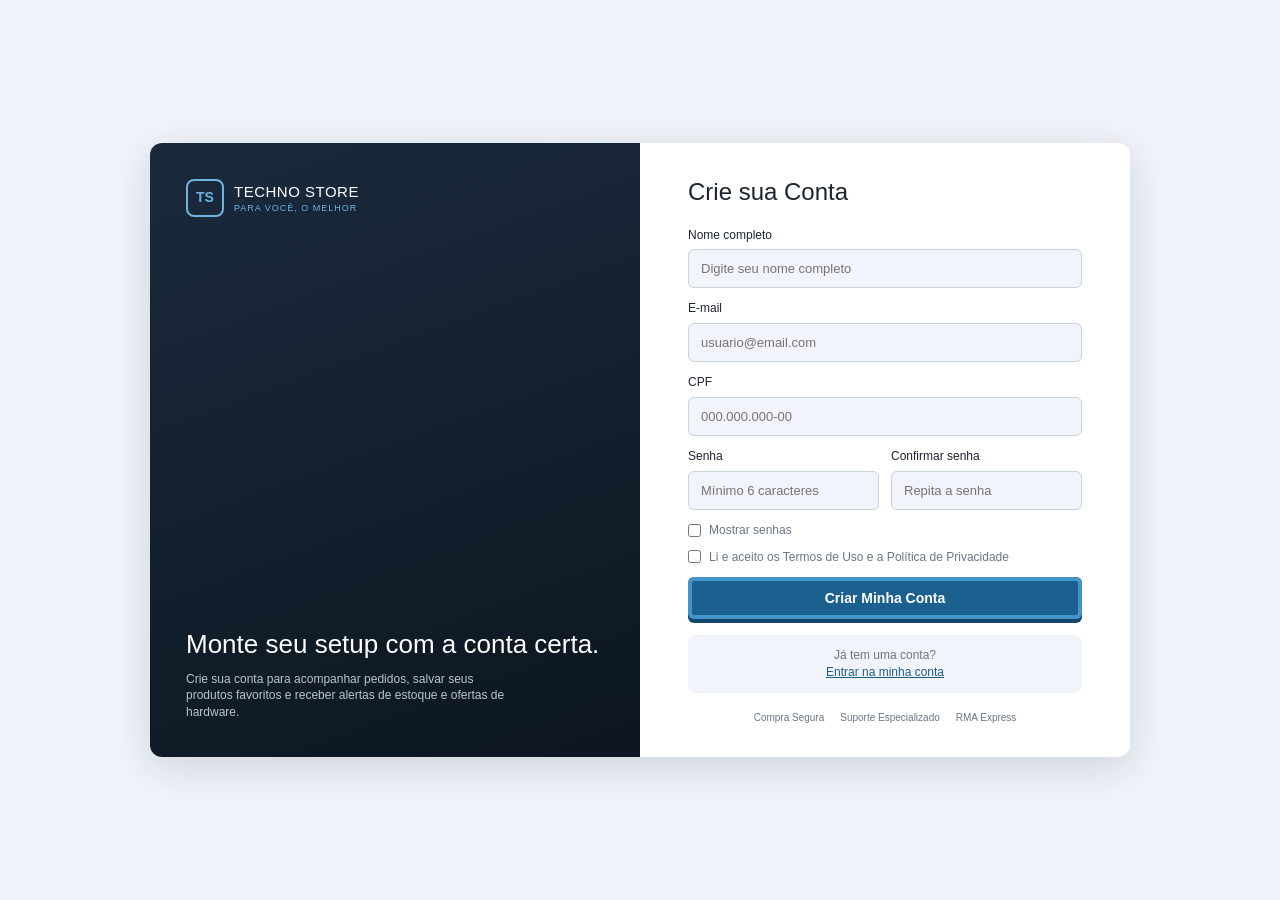
<file: cadastro.html>
<!DOCTYPE html>
<html lang="pt-BR">
<head>
  <meta charset="UTF-8">
  <meta name="viewport" content="width=device-width, initial-scale=1">
  <title>Cadastro - Techno Store</title>
  <link rel="stylesheet" href="style.css">
</head>
<body class="pagina-login pagina-cadastro">
  <div class="login-caixa">
    <section class="login-lado">
      <a class="logo" href="index.html">
        <span class="logo-icone">TS</span>
        <span>
          <strong>TECHNO STORE</strong>
          <small>PARA VOCÊ, O MELHOR</small>
        </span>
      </a>
      <div>
        <h2>Monte seu setup com a conta certa.</h2>
        <p>Crie sua conta para acompanhar pedidos, salvar seus produtos favoritos e receber alertas de estoque e ofertas de hardware.</p>
      </div>
    </section>

    <section class="login-form">
      <h1>Crie sua Conta</h1>
      <form id="form-cadastro" novalidate>
        <div class="campo">
          <div class="campo-topo"><label for="nome">Nome completo</label></div>
          <input type="text" id="nome" placeholder="Digite seu nome completo" autocomplete="name">
        </div>
        <div class="campo">
          <div class="campo-topo"><label for="email">E-mail</label></div>
          <input type="email" id="email" placeholder="usuario@email.com" autocomplete="email">
        </div>
        <div class="campo">
          <div class="campo-topo"><label for="cpf">CPF</label></div>
          <input type="text" id="cpf" placeholder="000.000.000-00" maxlength="14" inputmode="numeric">
        </div>
        <div class="campo-duplo">
          <div class="campo">
            <div class="campo-topo"><label for="senha">Senha</label></div>
            <input type="password" id="senha" placeholder="Mínimo 6 caracteres" autocomplete="new-password">
          </div>
          <div class="campo">
            <div class="campo-topo"><label for="confirmar-senha">Confirmar senha</label></div>
            <input type="password" id="confirmar-senha" placeholder="Repita a senha" autocomplete="new-password">
          </div>
        </div>
        <label class="lembrar">
          <input type="checkbox" id="mostrar-senhas">
          Mostrar senhas
        </label>
        <label class="lembrar">
          <input type="checkbox" id="termos">
          Li e aceito os Termos de Uso e a Política de Privacidade
        </label>
        <p class="mensagem-erro" id="erro-cadastro"></p>
        <button type="submit" class="botao botao-azul">Criar Minha Conta</button>
      </form>

      <div class="cadastro">
        Já tem uma conta?
        <a href="login.html">Entrar na minha conta</a>
      </div>

      <div class="login-garantias">
        <span>Compra Segura</span>
        <span>Suporte Especializado</span>
        <span>RMA Express</span>
      </div>
    </section>
  </div>
  <div class="aviso" id="aviso"></div>
</body>
<script src="script.js"></script>
</html>
</file>
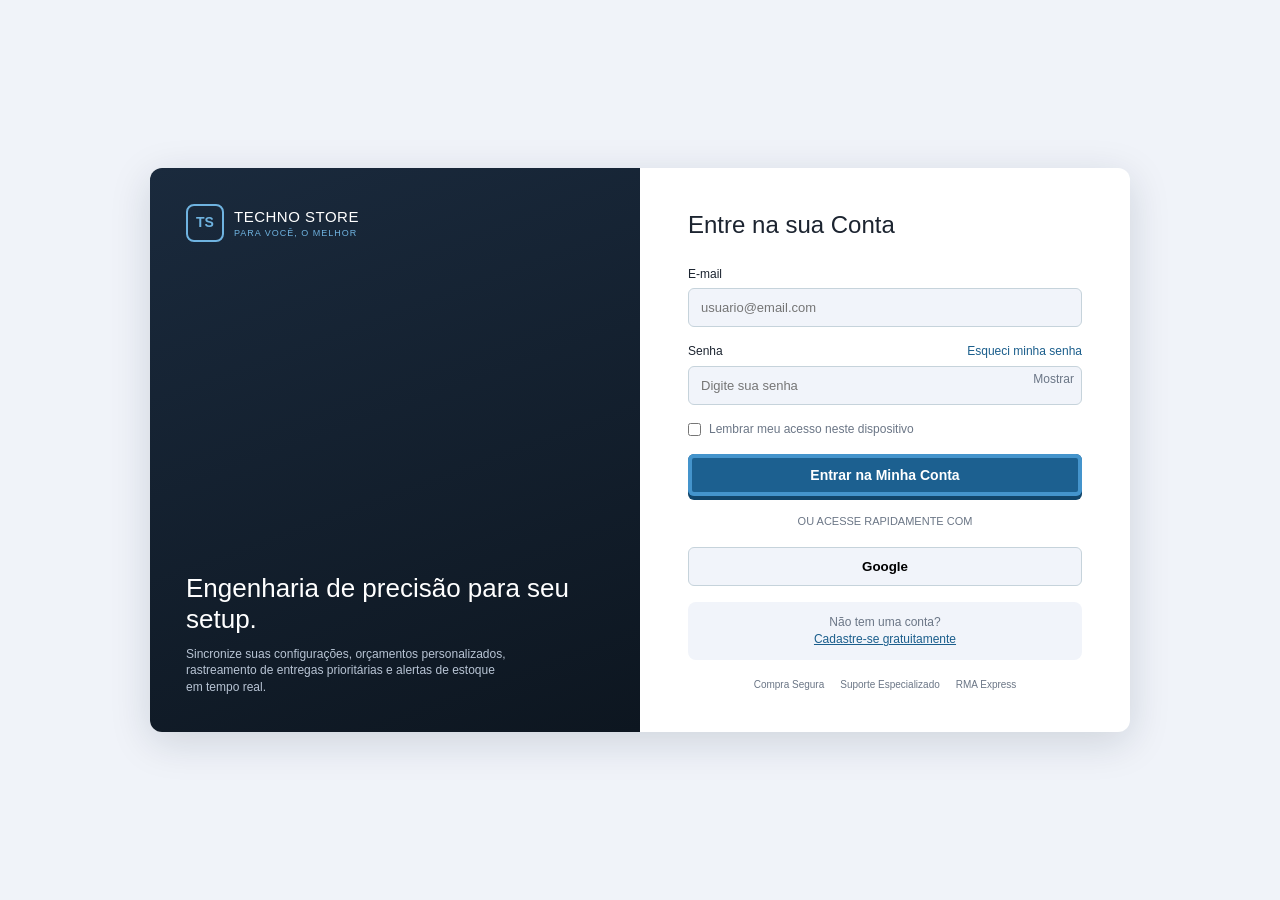
<file: login.html>
<!DOCTYPE html>
<html lang="pt-BR">
<head>
  <meta charset="UTF-8">
  <meta name="viewport" content="width=device-width, initial-scale=1">
  <title>Entrar - Techno Store</title>
  <link rel="stylesheet" href="style.css">
</head>
<body class="pagina-login">
  <div class="login-caixa">
    <section class="login-lado">
      <a class="logo" href="index.html">
        <span class="logo-icone">TS</span>
        <span>
          <strong>TECHNO STORE</strong>
          <small>PARA VOCÊ, O MELHOR</small>
        </span>
      </a>
      <div>
        <h2>Engenharia de precisão para seu setup.</h2>
        <p>Sincronize suas configurações, orçamentos personalizados, rastreamento de entregas prioritárias e alertas de estoque em tempo real.</p>
      </div>
    </section>

    <section class="login-form">
      <h1>Entre na sua Conta</h1>
      <form id="form-login">
        <div class="campo">
          <div class="campo-topo"><label for="email">E-mail</label></div>
          <input type="email" id="email" placeholder="usuario@email.com">
        </div>
        <div class="campo">
          <div class="campo-topo">
            <label for="senha">Senha</label>
            <a href="#">Esqueci minha senha</a>
          </div>
          <div class="campo-senha">
            <input type="password" id="senha" placeholder="Digite sua senha">
            <button type="button" id="mostrar-senha">Mostrar</button>
          </div>
        </div>
        <label class="lembrar">
          <input type="checkbox">
          Lembrar meu acesso neste dispositivo
        </label>
        <p class="mensagem-erro" id="erro-login"></p>
        <button type="submit" class="botao botao-azul">Entrar na Minha Conta</button>
      </form>

      <p class="divisor">OU ACESSE RAPIDAMENTE COM</p>
      <button type="button" class="botao-google">Google</button>

      <div class="cadastro">
        Não tem uma conta?
        <a href="cadastro.html">Cadastre-se gratuitamente</a>
      </div>

      <div class="login-garantias">
        <span>Compra Segura</span>
        <span>Suporte Especializado</span>
        <span>RMA Express</span>
      </div>
    </section>
  </div>
</body>
<script src="script.js"></script>
</html>
</file>
<file: style.css>
* {
  box-sizing: border-box;
  margin: 0;
  padding: 0;
  font-weight: 500;
}

:root {
  --azul: #1b5e8c;
  --azul-escuro: #0f2236;
  --label: #F1F4FA;
  --borderLabel: #C6D3DB;
  --branco: #ffffff;
  --texto: #1c2430;
  --cinza: #6b7686;
  --verde: #1a8f4a;
  --vermelho: #d32f2f;
  --btn: #1C6090;
  --btnStroke: #4494CC;
  --btnShadow: #12466B;
  --btnHighlighted: #2778b2;
  --btnPay: #2A2D2B;
  --btnPayStroke: #515758;
  --btnPayShadow: #1D1D22;
  --btnPayHighlighted: #404444;
  --btnCart: #D4DBE9;
  --btnCartStroke: #EFF3FB;
  --btnCartShadow: #B4BDCF;
  --btnCartHighlighted: #e6e9ef;
}

body {
  font-family: "Segoe UI", Arial, sans-serif;
  background: var(--label);
  color: var(--texto);
  font-size: 14px;
  line-height: 1.4;
}

a {
  color: inherit;
  text-decoration: none;
}

button {
  font-family: inherit;
  cursor: pointer;
}

input,
select {
  font-family: inherit;
  font-size: 13px;
}

ul {
  list-style: none;
}

.container {
  width: 100%;
  max-width: 1200px;
  margin: 0 auto;
  padding: 0 24px;
}

.botao {
  display: inline-block;
  border: none;
  border-radius: 6px;
  padding: 12px 20px;
  font-weight: 600;
  font-size: 14px;
  text-align: center;
}

.botao-azul {
  background: var(--btn);
  color: var(--branco);
  box-shadow: inset
    0 0 0 4px var(--btnStroke),
    0 4px 0 var(--btnShadow);
}

.botao-escuro {
  background: var(--btnPay);
  color: var(--branco);
  box-shadow: inset
    0 0 0 4px var(--btnPayStroke),
    0 4px 0 var(--btnPayShadow);
}

.botao-azul:hover{
  background-color: var(--btnHighlighted);
}

.botao-escuro:hover{
  background-color: var(--btnPayHighlighted);
}

.botao-azul:active {
  background-color: #21547b;
  box-shadow: inset
    0 0 0 4px var(--btnStroke);
  transform: translateY(4px);
}

.botao-escuro:active {
  background-color: #313134;
  box-shadow: inset
    0 0 0 4px var(--btnPayStroke);
  transform: translateY(4px);
}

.selo {
  display: inline-block;
  border-radius: 4px;
  padding: 2px 6px;
  font-size: 10px;
  font-weight: 700;
  color: var(--branco);
}

.selo-vermelho {
  background: var(--vermelho);
}

.selo-verde {
  background: var(--verde);
}

.topo {
  background: var(--branco);
  border-bottom: 1px solid var(--borderLabel);
}

.topo-linha {
  display: flex;
  align-items: center;
  justify-content: space-between;
  gap: 24px;
  padding-top: 16px;
  padding-bottom: 12px;
}

.logo {
  display: flex;
  align-items: center;
  gap: 10px;
}

.logo-icone {
  display: flex;
  align-items: center;
  justify-content: center;
  width: 38px;
  height: 38px;
  border: 2px solid var(--azul);
  border-radius: 8px;
  color: var(--azul);
  font-weight: 800;
  font-size: 14px;
}

.logo strong {
  display: block;
  font-size: 15px;
  letter-spacing: 0.5px;
}

.logo small {
  display: block;
  font-size: 9px;
  color: var(--azul);
  letter-spacing: 1px;
}

.busca {
  display: flex;
  flex: 1;
  max-width: 560px;
  border: 1px solid var(--borderLabel);
  border-radius: 8px;
  background: var(--label);
  overflow: hidden;
}

.busca input {
  flex: 1;
  border: none;
  background: transparent;
  padding: 10px 14px;
  outline: none;
}

.busca button {
  border: none;
  background: var(--azul);
  color: var(--branco);
  padding: 0 18px;
  font-weight: 600;
  border-radius: 8px;
}

.topo-acoes {
  display: flex;
  align-items: center;
  gap: 24px;
}

.carrinho {
  display: flex;
  align-items: center;
  gap: 6px;
  color: var(--azul);
  font-weight: 600;
}

.contador {
  display: inline-block;
  min-width: 18px;
  border-radius: 9px;
  background: var(--vermelho);
  color: var(--branco);
  padding: 1px 5px;
  font-size: 11px;
  text-align: center;
}

.usuario {
  display: flex;
  align-items: center;
  gap: 8px;
  font-size: 12px;
  line-height: 1.2;
}

.avatar {
  display: flex;
  align-items: center;
  justify-content: center;
  width: 32px;
  height: 32px;
  border-radius: 50%;
  background: var(--azul);
  color: var(--branco);
  font-weight: 700;
}

.menu {
  display: flex;
  gap: 28px;
  padding-bottom: 12px;
  font-size: 13px;
  font-weight: 500;
}

.menu a:hover {
  color: var(--azul);
}

.menu .oferta {
  margin-left: 4px;
}

.rodape {
  background: #eaeef6;
  margin-top: 48px;
  padding: 40px 0 20px;
}

.rodape-colunas {
  display: grid;
  grid-template-columns: repeat(auto-fit, minmax(220px, 1fr));
  gap: 32px;
}

.rodape h4 {
  margin-bottom: 12px;
  font-size: 14px;
}

.rodape li {
  margin-bottom: 6px;
  font-size: 12px;
  color: var(--cinza);
}

.rodape p {
  font-size: 12px;
  color: var(--cinza);
  margin-bottom: 8px;
}

.caixa-pagamento {
  background: var(--branco);
  border-radius: 8px;
  padding: 12px;
  margin-bottom: 10px;
  font-size: 11px;
}

.caixa-pagamento span {
  display: inline-block;
  background-color: var(--label);
  border: 1px solid var(--borderLabel);
  font-weight: 600;
  border-radius: 4px;
  padding: 2px 8px;
  margin: 4px 4px 0 0;
}

.rodape-final {
  display: flex;
  justify-content: space-between;
  margin-top: 28px;
  font-size: 11px;
  color: var(--cinza);
}

.rodape-final span + span {
  margin-left: 14px;
}

.pagina-login {
  display: flex;
  align-items: center;
  justify-content: center;
  min-height: 100vh;
  padding: 24px;
  background: #f0f3f9;
}

.login-caixa {
  display: grid;
  grid-template-columns: 1fr 1fr;
  width: 100%;
  max-width: 980px;
  min-height: 520px;
  border-radius: 12px;
  overflow: hidden;
  background: var(--branco);
  box-shadow: 0 10px 40px rgba(15, 34, 54, 0.15);
}

.login-lado {
  display: flex;
  flex-direction: column;
  justify-content: space-between;
  padding: 36px;
  background: linear-gradient(160deg, #1a2a3d, #0d1620);
  color: var(--branco);
}

.login-lado .logo-icone {
  border-color: #6fb3e0;
  color: #6fb3e0;
}

.login-lado .logo small {
  color: #6fb3e0;
}

.login-lado h2 {
  font-size: 26px;
  line-height: 1.2;
  margin-bottom: 10px;
}

.login-lado p {
  font-size: 12px;
  color: #b8c4d4;
  max-width: 320px;
}

.login-form {
  display: flex;
  flex-direction: column;
  justify-content: center;
  padding: 40px 48px;
}

.login-form h1 {
  font-size: 24px;
  margin-bottom: 24px;
}

.campo {
  margin-bottom: 16px;
}

.campo-topo {
  display: flex;
  justify-content: space-between;
  margin-bottom: 6px;
  font-size: 12px;
  font-weight: 600;
}

.campo-topo a {
  color: var(--azul);
  font-weight: 400;
}

.campo input[type="email"],
.campo input[type="password"],
.campo input[type="text"] {
  width: 100%;
  border: 1px solid var(--borderLabel);
  border-radius: 6px;
  background: var(--label);
  padding: 11px 12px;
}

.campo-senha {
  position: relative;
}

.campo-senha button {
  position: absolute;
  right: 8px;
  top: 6px;
  border: none;
  background: transparent;
  color: var(--cinza);
  font-size: 12px;
}

.lembrar {
  display: flex;
  align-items: center;
  gap: 8px;
  margin-bottom: 16px;
  font-size: 12px;
  color: var(--cinza);
}

.login-form .botao {
  width: 100%;
  padding: 13px;
}

.divisor {
  margin: 18px 0;
  text-align: center;
  font-size: 11px;
  color: var(--cinza);
}

.botao-google {
  width: 100%;
  border: 1px solid var(--borderLabel);
  border-radius: 6px;
  background: var(--label);
  padding: 11px;
  font-weight: 600;
}

.cadastro {
  margin-top: 16px;
  border-radius: 8px;
  background: var(--label);
  padding: 12px;
  text-align: center;
  font-size: 12px;
  color: var(--cinza);
}

.cadastro a {
  display: block;
  color: var(--azul);
  text-decoration: underline;
}

.login-garantias {
  display: flex;
  justify-content: center;
  gap: 16px;
  margin-top: 18px;
  font-size: 10px;
  color: var(--cinza);
}

.mensagem-erro {
  margin-bottom: 12px;
  color: var(--vermelho);
  font-size: 12px;
}

.destaque {
  background: linear-gradient(120deg, #0a1b2e, #0f3a5a);
  color: var(--branco);
}

.destaque-conteudo {
  display: grid;
  grid-template-columns: 1.2fr 1fr;
  align-items: center;
  gap: 40px;
  padding-top: 56px;
  padding-bottom: 56px;
}

.destaque h1 {
  font-size: 34px;
  line-height: 1.15;
  margin-bottom: 14px;
}

.destaque p {
  color: #b8c9dc;
  font-size: 13px;
  max-width: 520px;
  margin-bottom: 20px;
}

.destaque-botoes {
  display: flex;
  gap: 12px;
  margin-bottom: 22px;
}

.botao-contorno {
  background-color: var(--btnPay);
  color: var(--branco);
  box-shadow: inset
    0 0 0 4px var(--btnPayStroke),
    0 4px 0 var(--btnPayShadow);
}

.botao-contorno:hover{
  background-color: var(--btnPayHighlighted);
}

.destaque-numeros {
  display: flex;
  gap: 32px;
}

.destaque-numeros strong {
  display: block;
  font-size: 16px;
  color: #6fb3e0;
}

.destaque-numeros span {
  font-size: 11px;
  color: #8fa5bb;
}

.destaque-cartao {
  border-radius: 10px;
  background: #1a3350;
  padding: 14px;
}

.destaque-cartao .imagem {
  height: 190px;
  margin-bottom: 12px;
}

.destaque-cartao div.linha {
  display: flex;
  justify-content: space-between;
  align-items: center;
  font-size: 13px;
}

.destaque-cartao strong.preco {
  color: #6fe3a0;
}

.imagem {
  display: flex;
  align-items: center;
  justify-content: center;
  border-radius: 8px;
  background: linear-gradient(135deg, #dde4ee, #f3f5f9);
  color: var(--cinza);
  font-size: 12px;
  font-weight: 600;
  text-align: center;
  overflow: hidden;
}



.secao {
  padding-top: 40px;
}

.secao-topo {
  display: flex;
  align-items: flex-end;
  justify-content: space-between;
  margin-bottom: 20px;
}

.secao h2 {
  font-size: 22px;
}

.secao-topo a {
  color: var(--azul);
  font-size: 12px;
}

.categorias {
  display: grid;
  grid-template-columns: repeat(auto-fit, minmax(170px, 1fr));
  gap: 16px;
}

.categoria {
  border-radius: 10px;
  background: var(--branco);
  padding: 10px;
  box-shadow: 0 2px 8px rgba(15, 34, 54, 0.06);
}

.categoria .imagem {
  height: 130px;
  margin-bottom: 10px;
}

.categoria strong {
  display: block;
  font-size: 13px;
}

.categoria span {
  font-size: 11px;
  color: var(--cinza);
}

.faixa-ofertas {
  background: #eaeef6;
  margin-top: 40px;
  padding-bottom: 40px;
}

.ofertas-topo {
  display: flex;
  align-items: flex-end;
  justify-content: space-between;
}

.cronometro {
  font-size: 12px;
  color: var(--cinza);
}

.cronometro strong {
  background: var(--branco);
  border-radius: 4px;
  padding: 4px 8px;
  color: var(--texto);
}

.grade-produtos {
  display: grid;
  grid-template-columns: repeat(auto-fit, minmax(220px, 1fr));
  gap: 16px;
}

.card {
  position: relative;
  display: flex;
  flex-direction: column;
  border-radius: 10px;
  background: var(--branco);
  padding: 12px;
  box-shadow: 0 2px 8px rgba(15, 34, 54, 0.06);
}

.card-selos {
  display: flex;
  gap: 4px;
  margin-bottom: 8px;
}

.card .imagem {
  height: 150px;
  margin-bottom: 10px;
}

.card .favorito {
  position: absolute;
  top: 10px;
  right: 10px;
  border: none;
  background: transparent;
  font-size: 12px;
  color: var(--cinza);
}

.card .favorito.ativo {
  color: var(--vermelho);
  font-weight: 700;
}

.estrelas {
  color: #f5a300;
  font-size: 12px;
}

.estrelas span {
  color: var(--cinza);
  font-size: 10px;
}

.card h3 {
  font-size: 13px;
  margin: 4px 0;
  min-height: 36px;
}

.etiquetas {
  display: flex;
  gap: 4px;
  margin-bottom: 8px;
}

.etiquetas span {
  background: var(--label);
  box-shadow: inset 0 0 0 1px var(--borderLabel);
  border-radius: 3px;
  padding: 1px 6px;
  font-size: 10px;
  font-weight: 600;
  color: var(--cinza);
}

.preco-antigo {
  font-size: 11px;
  color: var(--cinza);
  text-decoration: line-through;
}

.preco-atual {
  font-size: 20px;
  font-weight: 700;
  color: var(--verde);
}

.preco-atual small {
  font-size: 9px;
}

.parcelas {
  font-size: 10px;
  color: var(--cinza);
  margin-bottom: 10px;
}

.estoque-baixo {
  font-size: 10px;
  color: var(--verde);
  margin-bottom: 6px;
}

.card-compra {
  display: flex;
  gap: 6px;
  margin-top: auto;
}

.card-compra .botao {
  flex: 1;
  padding: 9px;
}

.botao-quadrado {
  border-radius: 6px;
  padding: 0 13px;
  font-size: 11px;
  border: none;
  background-color: var(--btnCart);
  box-shadow: inset
    0 0 0 4px var(--btnCartStroke),
    0 4px 0 var(--btnCartShadow);
}

.botao-quadrado:active {
  border-radius: 6px;
  border: none;
  background-color: var(--btnCart);
  box-shadow: inset
    0 0 0 4px var(--btnCartStroke);
  transform: translateY(4px);
}

.botao-quadrado:hover{
  background-color: var(--btnCartHighlighted);
}

.botao-cart {
  background-color: var(--btnCart);
  box-shadow: inset
    0 0 0 4px var(--btnCartStroke),
    0 4px 0 var(--btnCartShadow);
}

.botao-cart:hover{
  background-color: var(--btnCartHighlighted);
}

.botao-cart:active {
  background-color: var(--btnCart);
  box-shadow: inset
    0 0 0 4px var(--btnCartStroke);
  transform: translateY(4px);
}

.vantagens {
  display: grid;
  grid-template-columns: repeat(auto-fit, minmax(220px, 1fr));
  gap: 24px;
  padding-top: 32px;
}

.vantagens strong {
  display: block;
  font-size: 13px;
  margin-bottom: 4px;
}

.vantagens p {
  font-size: 11px;
  color: var(--cinza);
}

.catalogo-titulo {
  display: flex;
  align-items: flex-end;
  justify-content: space-between;
  padding-top: 28px;
  padding-bottom: 20px;
}

.catalogo-titulo h1 {
  font-size: 24px;
}

.catalogo-titulo span {
  font-size: 11px;
  color: var(--cinza);
}

.catalogo {
  display: grid;
  grid-template-columns: 250px 1fr;
  gap: 24px;
  align-items: start;
}

.filtros {
  border-radius: 10px;
  background: var(--branco);
  padding: 16px;
}

.filtros-topo {
  display: flex;
  justify-content: space-between;
  align-items: center;
  margin-bottom: 14px;
  font-weight: 600;
}

.filtros-topo button {
  border: none;
  background: transparent;
  color: var(--cinza);
  font-size: 11px;
}

.grupo {
  margin-bottom: 16px;
  padding-bottom: 12px;
  border-bottom: 1px solid var(--borderLabel);
}

.grupo h4 {
  margin-bottom: 8px;
  font-size: 13px;
}

.grupo label {
  display: flex;
  align-items: center;
  gap: 8px;
  margin-bottom: 6px;
  font-size: 12px;
  color: var(--cinza);
}

.preco-faixa {
  display: flex;
  align-items: center;
  gap: 8px;
}

.preco-faixa input {
  width: 100%;
  border: 1px solid var(--borderLabel);
  border-radius: 4px;
  padding: 6px;
}

.filtros .botao {
  width: 100%;
}

.barra-ordem {
  display: flex;
  align-items: center;
  justify-content: space-between;
  margin-bottom: 16px;
  border-radius: 10px;
  background: var(--branco);
  padding: 10px 14px;
  font-size: 12px;
}

.barra-ordem select {
  border: 1px solid var(--borderLabel);
  border-radius: 4px;
  padding: 5px 8px;
  margin-left: 6px;
}

.barra-visao button {
  border: 1px solid var(--borderLabel);
  border-radius: 4px;
  background: var(--branco);
  padding: 4px 10px;
  font-size: 11px;
}

.barra-visao button.ativo {
  background: var(--azul);
  color: var(--branco);
}

.grade-catalogo {
  display: grid;
  grid-template-columns: repeat(auto-fit, minmax(230px, 1fr));
  gap: 16px;
}

.grade-catalogo.lista {
  grid-template-columns: 1fr;
}

.grade-catalogo.lista .card {
  flex-direction: row;
  gap: 16px;
}

.grade-catalogo.lista .imagem {
  width: 200px;
  flex-shrink: 0;
}

.paginacao {
  display: flex;
  align-items: center;
  justify-content: space-between;
  margin-top: 24px;
  border-radius: 10px;
  background: var(--branco);
  padding: 12px 16px;
  font-size: 12px;
  color: var(--cinza);
}

.paginacao div {
  display: flex;
  gap: 6px;
}

.paginacao button {
  min-width: 28px;
  border: 1px solid var(--borderLabel);
  border-radius: 4px;
  background: var(--branco);
  padding: 5px;
}

.paginacao button.ativo {
  background: var(--azul);
  color: var(--branco);
  border-color: var(--azul);
}

.produto {
  display: grid;
  grid-template-columns: 1.2fr 1fr;
  gap: 24px;
  margin-top: 24px;
  border-radius: 10px;
  background: var(--branco);
  padding: 20px;
}

.galeria-principal {
  height: auto;
  aspect-ratio: 4 / 3;
}

.miniaturas {
  display: flex;
  gap: 10px;
  margin-top: 12px;
}

.miniaturas button {
  width: 80px;
  height: 60px;
  border: 2px solid transparent;
  border-radius: 6px;
  background: var(--label);
  font-size: 10px;
  color: var(--cinza);
}

.miniaturas button.ativo {
  border-color: var(--azul);
}

.produto-info h1 {
  font-size: 20px;
  line-height: 1.25;
  margin-bottom: 8px;
}

.avaliacao-linha {
  margin-bottom: 4px;
  font-size: 12px;
}

.recomendam {
  margin-bottom: 14px;
  font-size: 11px;
  color: var(--verde);
}

.caixa-preco {
  border-radius: 8px;
  background: var(--label);
  padding: 14px;
  margin-bottom: 14px;
}

.caixa-preco .preco-atual {
  font-size: 30px;
}

.caixa-preco p {
  font-size: 11px;
  color: var(--cinza);
}

.estoque {
  margin-bottom: 12px;
  font-size: 11px;
  color: var(--verde);
}

.compra-linha {
  display: flex;
  gap: 10px;
  margin-bottom: 10px;
}

.quantidade {
  display: flex;
  align-items: center;
  border: 1px solid var(--borderLabel);
  border-radius: 6px;
}

.quantidade button {
  width: 32px;
  border: none;
  background: transparent;
  font-size: 16px;
}

.quantidade span {
  min-width: 28px;
  text-align: center;
}

.compra-linha .botao {
  flex: 1;
}

.produto-info > .botao {
  width: 100%;
  margin-bottom: 16px;
}

.frete h4 {
  margin-bottom: 8px;
  font-size: 13px;
}

.frete-campo {
  display: flex;
  margin-bottom: 8px;
}

.frete-campo input {
  flex: 1;
  border: 1px solid var(--borderLabel);
  border-radius: 6px 0 0 6px;
  padding: 8px 10px;
}

.frete-campo button {
  border: none;
  border-radius: 6px;
  background: var(--azul);
  color: var(--branco);
  padding: 0 16px;
  margin-bottom: 4px;
}

.frete-opcao {
  display: flex;
  justify-content: space-between;
  margin-bottom: 6px;
  border: 1px solid var(--borderLabel);
  border-radius: 6px;
  padding: 8px 10px;
  font-size: 12px;
}

.frete-opcao strong {
  color: var(--verde);
}

.frete-resultado {
  margin-bottom: 8px;
  font-size: 12px;
  color: var(--azul);
}

.garantias {
  display: grid;
  grid-template-columns: repeat(3, 1fr);
  gap: 8px;
  margin-top: 12px;
}

.garantias div {
  border: 1px solid var(--borderLabel);
  border-radius: 6px;
  padding: 8px;
  text-align: center;
  font-size: 10px;
  color: var(--cinza);
}

.painel {
  margin-top: 32px;
  border-radius: 10px;
  background: var(--branco);
  padding: 20px;
}

.painel h2 {
  margin-bottom: 14px;
  font-size: 18px;
}

.tabela-specs div {
  display: flex;
  justify-content: space-between;
  box-shadow: inset 0 0 0 2px var(--borderLabel);
  border-bottom: none;
  background: var(--label);
  padding: 8px 12px;
  font-size: 12px;
  border-radius: 6px;
  margin-top: 6px;
}

.tabela-specs span {
  color: var(--cinza);
}

.tabela-specs strong {
  font-weight: 600;
}

.combo {
  display: grid;
  grid-template-columns: repeat(auto-fit, minmax(180px, 1fr));
  gap: 16px;
  align-items: center;
}

.combo-item {
  text-align: center;
  font-size: 12px;
}

.combo-item .imagem {
  height: 90px;
  margin-bottom: 8px;
}

.combo-total {
  border: 1px solid var(--borderLabel);
  border-radius: 8px;
  background: #f8fafc;
  padding: 14px;
}

.combo-total .botao {
  width: 100%;
  margin-top: 10px;
}

.nota-resumo {
  display: grid;
  grid-template-columns: 200px 1fr;
  gap: 24px;
  border-radius: 8px;
  background: #f8fafc;
  padding: 18px;
  margin-bottom: 18px;
}

.nota-grande {
  font-size: 44px;
  font-weight: 700;
}

.barra-linha {
  display: grid;
  grid-template-columns: 70px 1fr 40px;
  align-items: center;
  gap: 8px;
  margin-bottom: 4px;
  font-size: 11px;
}

.barra-fundo {
  height: 8px;
  border-radius: 4px;
  background: var(--borderLabel);
}

.barra-fundo div {
  height: 100%;
  border-radius: 4px;
  background: #f5a300;
}

.filtros-avaliacao {
  display: flex;
  gap: 8px;
  margin-bottom: 14px;
}

.filtros-avaliacao button {
  border: 1px solid var(--borderLabel);
  border-radius: 14px;
  background: var(--branco);
  padding: 4px 12px;
  font-size: 11px;
}

.filtros-avaliacao button.ativo {
  background: var(--azul);
  border-color: var(--azul);
  color: var(--branco);
}

.avaliacao {
  margin-bottom: 12px;
  border: 1px solid var(--borderLabel);
  border-radius: 8px;
  background: #f8fafc;
  padding: 14px;
}

.avaliacao-topo {
  display: flex;
  align-items: center;
  gap: 10px;
  margin-bottom: 8px;
  font-size: 12px;
}

.avaliacao-topo .avatar {
  width: 30px;
  height: 30px;
  font-size: 11px;
}

.avaliacao-topo .estrelas {
  margin-left: auto;
}

.avaliacao h4 {
  margin-bottom: 4px;
  font-size: 14px;
}

.avaliacao p {
  font-size: 12px;
  color: var(--cinza);
}

.avaliacao.escondida {
  display: none;
}

.centro {
  margin-top: 14px;
  text-align: center;
}

.centro button {
  border: 1px solid var(--borderLabel);
  border-radius: 6px;
  background: var(--branco);
  padding: 8px 20px;
}

.aviso {
  position: fixed;
  right: 20px;
  bottom: 20px;
  border-radius: 8px;
  background: var(--azul-escuro);
  color: var(--branco);
  padding: 12px 18px;
  font-size: 13px;
  display: none;
}

.aviso.visivel {
  display: block;
}

.imagem img {
  display: block;
  width: 100%;
  height: 100%;
  object-fit: cover;
}

.miniaturas button {
  flex-shrink: 0;
  padding: 0;
  overflow: hidden;
}

.miniaturas button img {
  display: block;
  width: 100%;
  height: 100%;
  object-fit: cover;
}

.botao i,
.carrinho i {
  margin-right: 4px;
}

.botao-quadrado i {
  margin: 0;
}

@media (max-width: 900px) {
  .login-caixa,
  .destaque-conteudo,
  .catalogo,
  .produto,
  .nota-resumo {
    grid-template-columns: 1fr;
  }

  .login-lado {
    display: none;
  }

  .destaque h1 {
    font-size: 28px;
  }

  .topo-linha {
    flex-wrap: wrap;
  }

  .busca {
    order: 3;
    flex-basis: 100%;
    max-width: none;
  }



  .menu {
    overflow-x: auto;
    white-space: nowrap;
  }

  .menu a {
    flex-shrink: 0;
  }
}

@media (max-width: 560px) {
  .container {
    padding: 0 14px;
  }

  .pagina-login {
    padding: 12px;
  }

  .login-form {
    padding: 28px 20px;
  }

  .topo-acoes {
    gap: 14px;
  }

  .usuario span:last-child {
    display: none;
  }

  .destaque h1 {
    font-size: 24px;
  }

  .destaque-botoes {
    flex-direction: column;
  }

  .destaque-numeros {
    flex-wrap: wrap;
    gap: 16px;
  }

  .secao-topo,
  .ofertas-topo,
  .catalogo-titulo,
  .barra-ordem,
  .paginacao,
  .rodape-final {
    flex-direction: column;
    align-items: flex-start;
    gap: 8px;
  }

  .garantias {
    grid-template-columns: 1fr;
  }

  .tabela-specs div {
    flex-direction: column;
    gap: 2px;
  }

  .compra-linha,
  .filtros-avaliacao,
  .paginacao div {
    flex-wrap: wrap;
  }

  .barra-linha {
    grid-template-columns: 60px 1fr 36px;
  }

  .grade-catalogo.lista .card {
    flex-direction: column;
  }

  .grade-catalogo.lista .imagem {
    width: 100%;
  }
}

.pg-pagina {
  padding-top: 24px;
}

.pg-caixa {
  background: var(--branco);
  border-radius: 12px;
  padding: 24px;
  box-shadow: 0 2px 10px rgba(15, 34, 54, 0.05);
}

.pg-escondido {
  display: none !important;
}

.pg-verde {
  color: var(--verde);
}

.pg-etapas {
  display: grid;
  grid-template-columns: repeat(4, 1fr);
  gap: 12px;
}

.pg-etapa {
  display: flex;
  align-items: center;
  gap: 10px;
  background: var(--label);
  border: 1px solid var(--borderLabel);
  border-radius: 8px;
  padding: 10px 12px;
}

.pg-etapa small {
  display: block;
  font-size: 10px;
  font-weight: 700;
  letter-spacing: 0.5px;
}

.pg-etapa small.verde {
  color: var(--verde);
}

.pg-etapa small.azul {
  color: var(--azul);
}

.pg-etapa strong {
  font-size: 15px;
}

.pg-etapa-num {
  display: flex;
  align-items: center;
  justify-content: center;
  flex-shrink: 0;
  width: 30px;
  height: 30px;
  border-radius: 50%;
  background: var(--borderLabel);
  color: var(--cinza);
  font-size: 12px;
  font-weight: 700;
}

.pg-etapa-num.concluida {
  background: #1ecb73;
  color: var(--branco);
}

.pg-etapa-num.atual {
  background: var(--azul);
  color: var(--branco);
}

.pg-etapa.apagada {
  color: var(--cinza);
  opacity: 0.8;
}

.pg-grade {
  display: grid;
  grid-template-columns: 1fr 380px;
  gap: 24px;
  margin-top: 24px;
  align-items: start;
}

.pg-titulo {
  display: flex;
  align-items: center;
  gap: 8px;
  font-size: 20px;
}

.pg-titulo i {
  color: var(--azul);
}

.pg-metodos {
  display: grid;
  grid-template-columns: repeat(4, 1fr);
  gap: 16px;
  margin: 20px 0;
}

.pg-metodo-btn {
  display: flex;
  flex-direction: column;
  align-items: center;
  gap: 2px;
  padding: 14px 8px;
  border: 1px solid var(--borderLabel);
  border-radius: 6px;
  background: var(--label);
  color: var(--texto);
  font-size: 11px;
}

.pg-metodo-btn strong {
  margin-bottom: 4px;
  font-size: 16px;
}

.pg-metodo-btn span {
  color: var(--cinza);
}

.pg-metodo-btn span.pg-verde {
  color: var(--verde);
  font-weight: 700;
}

.pg-metodo-btn:hover {
  background: #e6edf8;
}

.pg-metodo-btn.ativo {
  background: #d3e6fa;
  border-color: #7db2e0;
}

.pg-cartao-layout {
  display: grid;
  grid-template-columns: 1fr 340px;
  gap: 36px;
  align-items: start;
}

.pg-campo {
  margin-bottom: 16px;
}

.pg-duas-colunas {
  display: grid;
  grid-template-columns: 1fr 1fr;
  gap: 16px;
}

.pg-label {
  display: block;
  margin-bottom: 6px;
  font-size: 12px;
  font-weight: 700;
}

.pg-entrada {
  position: relative;
}

.pg-entrada i {
  position: absolute;
  left: 14px;
  top: 50%;
  transform: translateY(-50%);
  color: var(--texto);
}

.pg-entrada input {
  width: 100%;
  border: 1px solid var(--borderLabel);
  border-radius: 6px;
  background: var(--label);
  padding: 13px 12px 13px 42px;
  color: var(--texto);
}

.pg-entrada input:focus {
  outline: 2px solid #7db2e0;
  background: var(--branco);
}

.pg-bandeira {
  position: absolute;
  right: 10px;
  top: 50%;
  transform: translateY(-50%);
  border-radius: 4px;
  background: #d3e6fa;
  color: var(--azul);
  padding: 2px 10px;
  font-size: 10px;
  font-weight: 800;
}

.pg-parcela {
  display: flex;
  align-items: center;
  gap: 10px;
  margin-bottom: 8px;
  border: 1px solid var(--borderLabel);
  border-radius: 6px;
  background: var(--label);
  padding: 12px 14px;
  color: var(--cinza);
  cursor: pointer;
}

.pg-parcela input {
  accent-color: #1b6cf0;
}

.pg-parcela:hover {
  background: #e6edf8;
}

.pg-parcela.marcada {
  border-color: #7db2e0;
  background: #e3effb;
  color: var(--texto);
}

.pg-cartao {
  display: flex;
  flex-direction: column;
  justify-content: space-between;
  gap: 18px;
  margin-top: 28px;
  border-radius: 14px;
  padding: 16px;
  color: var(--branco);
  box-shadow: 0 12px 28px rgba(15, 34, 54, 0.25);
}

.pg-cartao.credito {
  background: linear-gradient(135deg, #d93a3a 0%, #a51919 50%, #5c1010 100%);
}

.pg-cartao.debito {
  background: linear-gradient(135deg, #2d78ad 0%, #1d557f 50%, #17344e 100%);
}

.pg-cartao-topo {
  display: flex;
  align-items: center;
  justify-content: space-between;
  font-size: 11px;
  font-weight: 700;
  letter-spacing: 1px;
}

.pg-cartao-topo i {
  margin-right: 6px;
  border-radius: 4px;
  background: #5bdc7b;
  color: #14502a;
  padding: 4px;
  letter-spacing: 0;
}

.pg-cartao-topo strong {
  font-size: 17px;
  font-style: italic;
}

.pg-chip {
  width: 40px;
  height: 32px;
  border-radius: 6px;
  background: rgba(255, 255, 255, 0.35);
  color: rgba(255, 255, 255, 0.7);
  text-align: center;
  line-height: 32px;
}

.pg-cartao-numero {
  font-size: 21px;
  letter-spacing: 2px;
  white-space: nowrap;
}

.pg-cartao-base {
  display: flex;
  justify-content: space-between;
  border-radius: 6px;
  background: rgba(0, 0, 0, 0.25);
  padding: 7px 8px;
}

.pg-cartao-base small {
  display: block;
  font-size: 9px;
  opacity: 0.7;
  letter-spacing: 0.5px;
}

.pg-cartao-base strong {
  font-size: 12px;
}

.pg-cartao-base .direita {
  text-align: right;
}

.pg-painel {
  border-radius: 10px;
  background: #eef2fa;
  padding: 24px;
}

.pg-economia {
  display: flex;
  align-items: center;
  gap: 12px;
  margin-bottom: 20px;
  border: 1px solid #4cc27a;
  border-radius: 8px;
  background: #dcf7e5;
  padding: 14px 16px;
  color: var(--verde);
  font-size: 12px;
}

.pg-economia > i {
  font-size: 22px;
}

.pg-economia strong {
  display: block;
  font-size: 12px;
}

.pg-economia p {
  color: #1f5b37;
}

.pg-pilula {
  margin-left: auto;
  border-radius: 999px;
  background: var(--verde);
  color: var(--branco);
  padding: 6px 14px;
  font-size: 12px;
  font-weight: 700;
}

.pg-pix {
  display: grid;
  grid-template-columns: 260px 1fr;
  gap: 24px;
  align-items: start;
}

.pg-qr {
  border-radius: 10px;
  background: var(--branco);
  padding: 22px 12px 16px;
  text-align: center;
}

.pg-qr svg {
  display: block;
  margin: 0 auto 14px;
}

.pg-expira {
  color: var(--vermelho);
  font-size: 12px;
  font-weight: 700;
}

.pg-codigo {
  display: flex;
  align-items: flex-end;
  gap: 10px;
  margin-bottom: 18px;
  border: 1px solid var(--borderLabel);
  border-radius: 8px;
  background: var(--branco);
  padding: 8px 8px 8px 12px;
  font-size: 12px;
  line-height: 1.4;
}

.pg-codigo span {
  flex: 1;
  min-width: 0;
  overflow-wrap: anywhere;
}

.pg-copiar {
  flex-shrink: 0;
  padding: 8px 14px;
  font-size: 12px;
}

.pg-subtitulo {
  margin-bottom: 10px;
  font-size: 12px;
}

.pg-passos {
  list-style: none;
}

.pg-passos li {
  display: flex;
  align-items: flex-start;
  gap: 8px;
  margin-bottom: 8px;
  color: var(--cinza);
  font-size: 12px;
}

.pg-passos li span {
  display: flex;
  align-items: center;
  justify-content: center;
  flex-shrink: 0;
  width: 18px;
  height: 18px;
  border-radius: 50%;
  background: var(--borderLabel);
  color: var(--texto);
  font-size: 10px;
  font-weight: 700;
}

.pg-aviso-boleto {
  display: flex;
  align-items: flex-start;
  gap: 12px;
  margin-bottom: 26px;
  border-radius: 8px;
  background: var(--branco);
  padding: 18px 16px;
}

.pg-aviso-boleto > i {
  margin-top: 4px;
  color: var(--azul);
  font-size: 16px;
}

.pg-aviso-boleto strong {
  font-size: 16px;
}

.pg-aviso-boleto p {
  color: var(--cinza);
  font-size: 12px;
}

.pg-barras-caixa {
  border: 1px solid var(--borderLabel);
  border-radius: 8px;
  background: var(--branco);
  padding: 24px 12px 14px;
  text-align: center;
}

.pg-barras {
  display: flex;
  justify-content: center;
  align-items: stretch;
  height: 40px;
  margin-bottom: 12px;
}

.pg-barras i {
  display: block;
  background: #111;
}

.pg-barras i.vazio {
  background: transparent;
}

.pg-barras-caixa p {
  font-family: "Courier New", monospace;
  font-size: 11px;
  letter-spacing: 1px;
}

.pg-boleto-rodape {
  display: flex;
  align-items: center;
  justify-content: space-between;
  gap: 16px;
  margin-top: 28px;
}

.pg-enviar {
  display: flex;
  align-items: center;
  gap: 8px;
  font-size: 12px;
}

.pg-enviar input {
  width: 16px;
  height: 16px;
  accent-color: #1b6cf0;
}

.pg-boleto-rodape .botao {
  font-size: 12px;
}

.pg-resumo-topo {
  display: flex;
  align-items: center;
  justify-content: space-between;
  margin-bottom: 16px;
}

.pg-itens {
  border-radius: 10px;
  background: var(--label);
  padding: 2px 8px;
  font-size: 10px;
  font-weight: 700;
}

.pg-produto {
  display: flex;
  align-items: center;
  gap: 12px;
  margin-bottom: 12px;
  border-radius: 8px;
  background: var(--label);
  padding: 8px;
  font-size: 12px;
}

.pg-produto .imagem {
  flex-shrink: 0;
  width: 66px;
  height: 66px;
  background: var(--branco);
}

.pg-produto .imagem img {
  object-fit: contain;
}

.pg-produto strong {
  display: block;
  margin-bottom: 6px;
  font-size: 12px;
  line-height: 1.3;
}

.pg-preco {
  color: var(--azul);
  font-weight: 700;
}

.pg-preco s {
  float: right;
  color: var(--cinza);
  font-size: 11px;
  font-weight: 400;
}

.pg-totais {
  margin: 16px 0;
  border-radius: 8px;
  background: var(--label);
  padding: 16px;
}

.pg-linha {
  display: flex;
  justify-content: space-between;
  align-items: center;
  margin-bottom: 10px;
  font-size: 13px;
}

.pg-linha.pg-verde {
  font-weight: 700;
}

.pg-linha strong.pg-verde {
  font-size: 12px;
}

.pg-total {
  display: flex;
  align-items: center;
  justify-content: space-between;
  margin-top: 16px;
}

.pg-total span {
  font-weight: 700;
}

.pg-total strong {
  color: var(--verde);
  font-size: 36px;
  font-weight: 800;
  letter-spacing: -1px;
}

.pg-parcelado {
  margin-top: 4px;
  color: var(--cinza);
  font-size: 11px;
  text-align: right;
}

.pg-pagar {
  display: block;
  width: 100%;
  padding: 16px;
  font-size: 15px;
}

@media (max-width: 1000px) {
  .pg-grade {
    grid-template-columns: 1fr;
  }

  .pg-etapas {
    grid-template-columns: 1fr 1fr;
  }
}

@media (max-width: 760px) {
  .pg-metodos {
    grid-template-columns: 1fr 1fr;
  }

  .pg-cartao-layout,
  .pg-pix {
    grid-template-columns: 1fr;
  }

  .pg-cartao {
    margin-top: 0;
    order: -1;
  }

  .pg-boleto-rodape {
    flex-direction: column;
    align-items: stretch;
  }

  .pg-economia {
    flex-wrap: wrap;
  }
}

@media (max-width: 560px) {
  .pg-etapas {
    grid-template-columns: 1fr;
  }

  .pg-codigo {
    flex-direction: column;
    align-items: stretch;
  }

  .pg-cartao-numero {
    font-size: 18px;
  }
}

.campo-duplo {
  display: grid;
  grid-template-columns: 1fr 1fr;
  gap: 12px;
}

.pagina-cadastro .login-form {
  padding: 32px 48px;
}

.pagina-cadastro .login-form h1 {
  margin-bottom: 18px;
}

.pagina-cadastro .campo {
  margin-bottom: 12px;
}

.pagina-cadastro .lembrar {
  margin-bottom: 10px;
}

@media (max-width: 560px) {
  .campo-duplo {
    grid-template-columns: 1fr;
    gap: 0;
  }

  .pagina-cadastro .login-form {
    padding: 28px 20px;
  }
}
</file>
